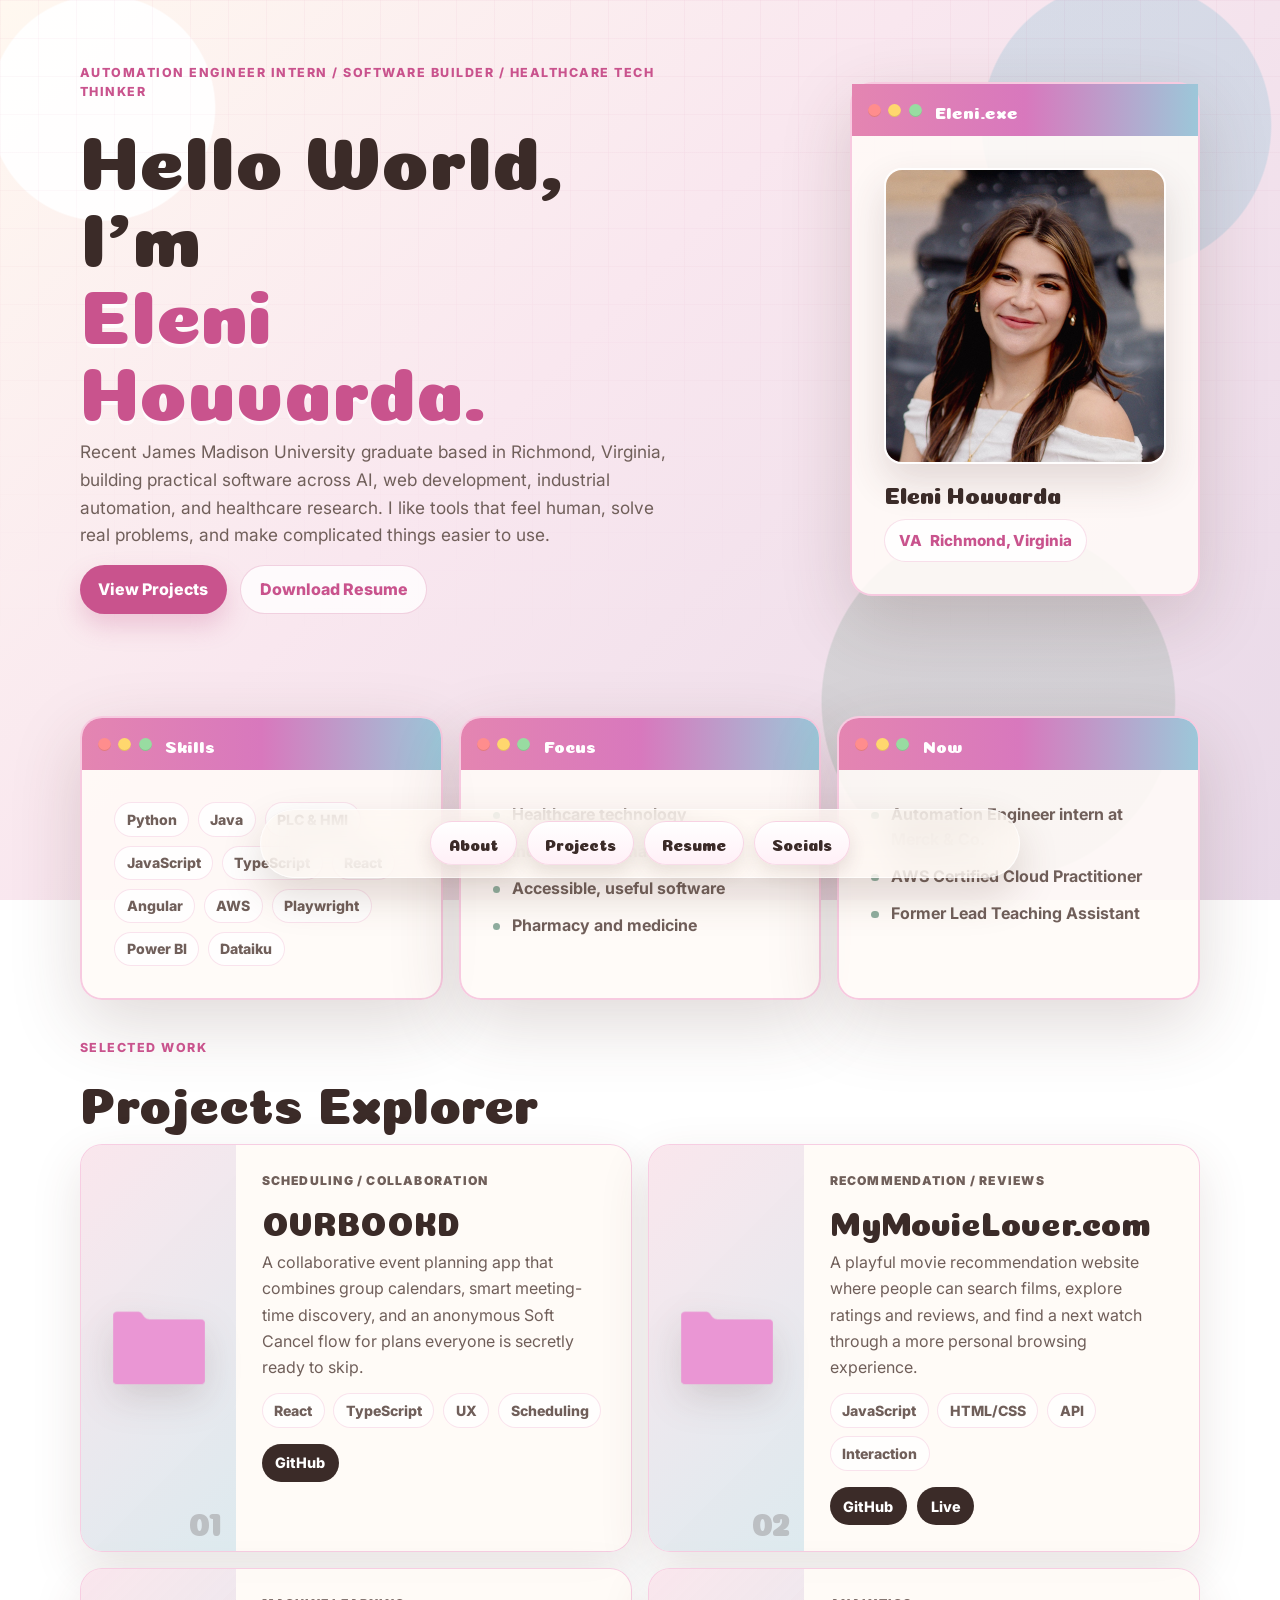
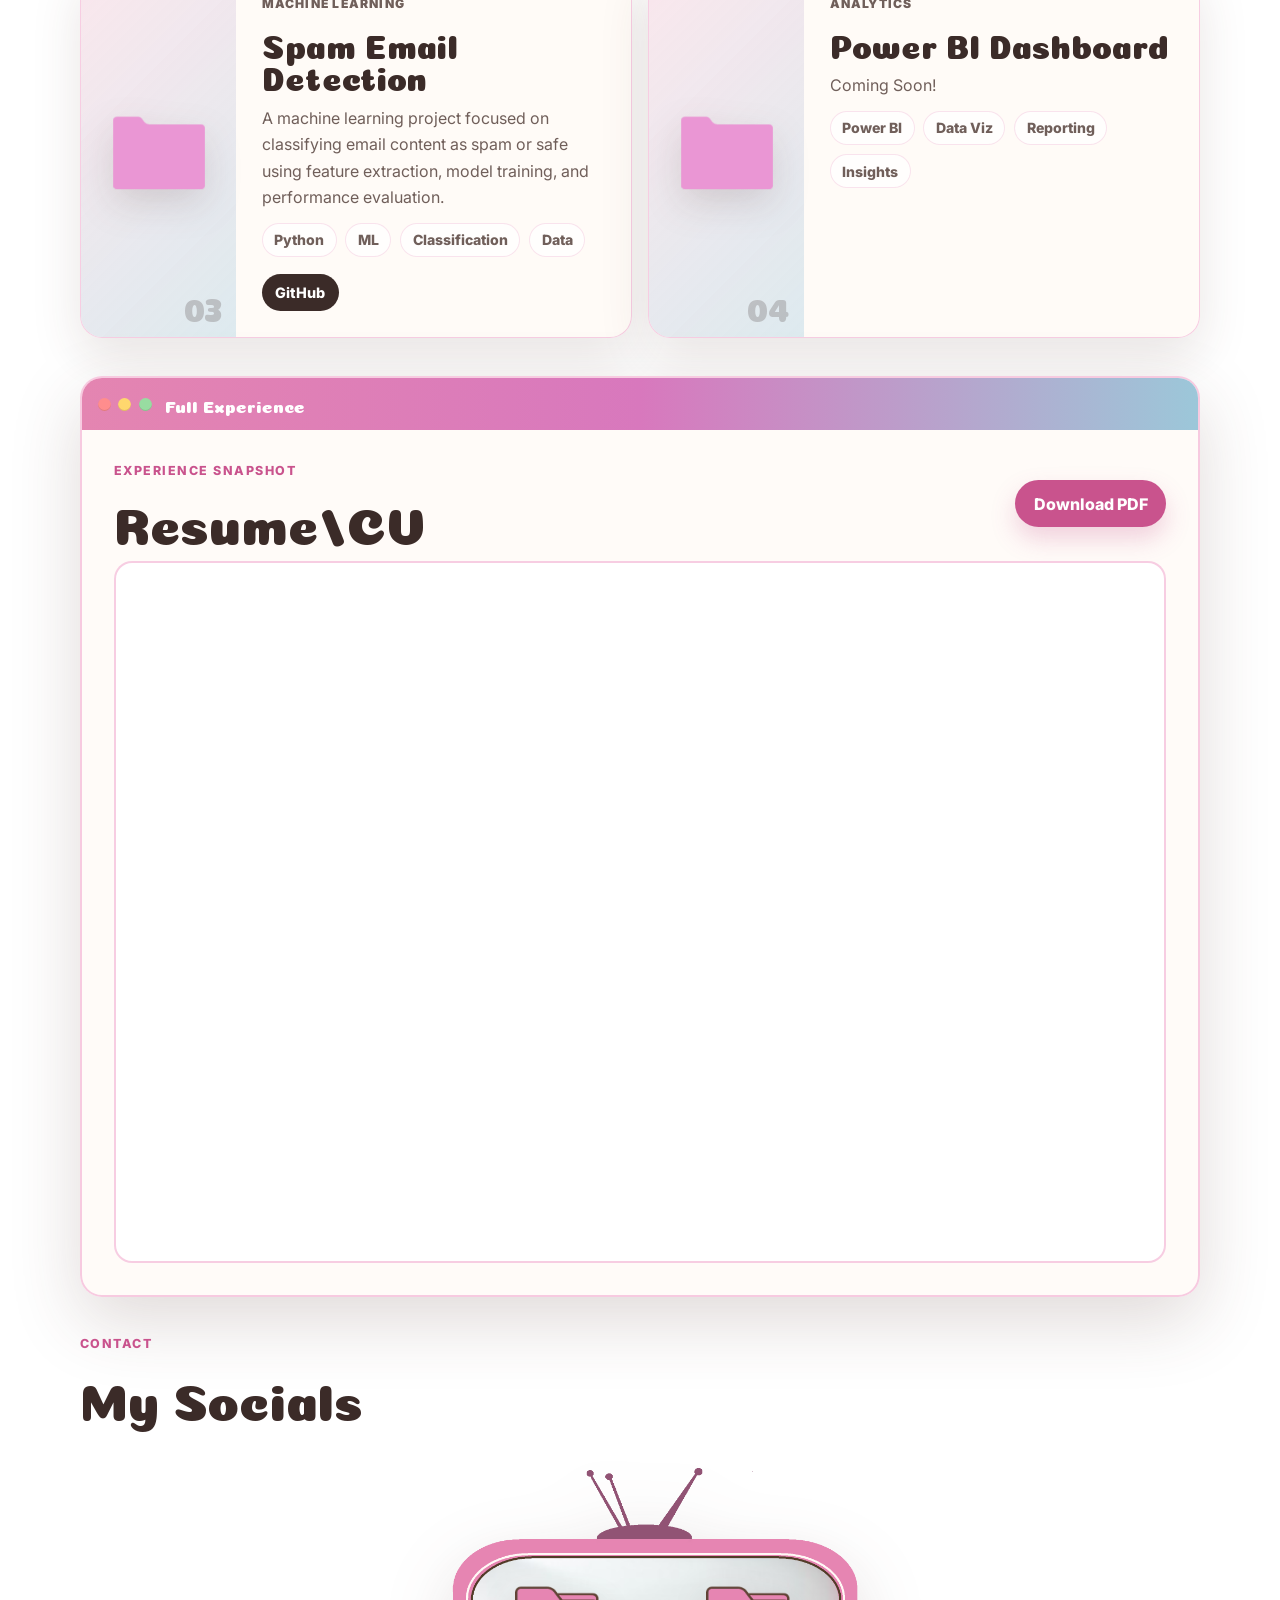
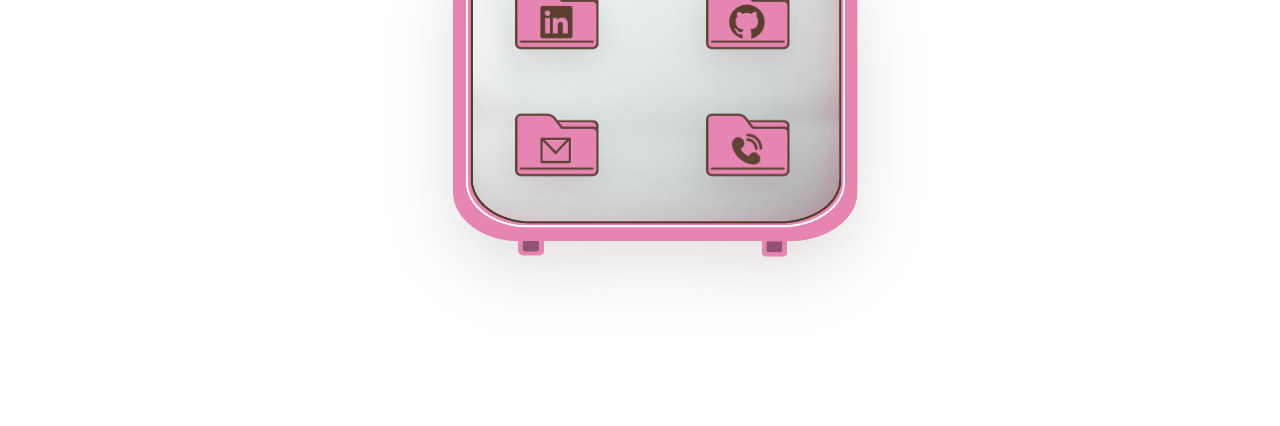
<file: index.html>
<!DOCTYPE html>
<html lang="en">
<head>
    <meta charset="UTF-8">
    <meta name="viewport" content="width=device-width, initial-scale=1.0">
    <title>Eleni Houvarda | Portfolio</title>
    <link rel="icon" type="image/png" href="assets/favicon2.png">
    <link rel="preconnect" href="https://fonts.googleapis.com">
    <link rel="preconnect" href="https://fonts.gstatic.com" crossorigin>
    <link href="https://fonts.googleapis.com/css2?family=Coiny&family=Inter:wght@400;500;600;700;800&display=swap"
        rel="stylesheet">
    <link rel="stylesheet" href="styles.css">
</head>

<body>
    <header class="dock-shell">
        <nav class="dock-nav" aria-label="Main navigation">
            <a href="#about" class="dock-item"><span class="dock-bubble">About</span></a>
            <a href="#projects" class="dock-item"><span class="dock-bubble">Projects</span></a>
            <a href="#resume" class="dock-item"><span class="dock-bubble">Resume</span></a>
            <a href="#socials" class="dock-item"><span class="dock-bubble">Socials</span></a>
        </nav>
    </header>

    <main>
        <section id="about" class="hero-section page-shell">
            <div class="hero-copy">
                <p class="eyebrow">Automation engineer intern / software builder / healthcare tech thinker</p>
                <h1>Hello World, I'm <span>Eleni Houvarda.</span></h1>
                <p class="hero-text">
                    Recent James Madison University graduate based in Richmond, Virginia, building practical software across
                    AI,
                    web development, industrial automation, and healthcare research. I like tools that feel human, solve
                    real
                    problems, and make complicated things easier to use.
                </p>
                <div class="hero-actions" aria-label="Primary links">
                    <a href="#projects" class="button button-primary">View Projects</a>
                    <a href="assets/Houvarda_Eleni_Resume_2026.pdf" class="button button-secondary" download>Download
                        Resume</a>
                </div>
            </div>
    
            <aside class="profile-window window" aria-label="Profile card">
                <div class="window-header">
                    <div class="window-buttons" aria-hidden="true">
                        <span class="close-btn"></span>
                        <span class="min-btn"></span>
                        <span class="max-btn"></span>
                    </div>
                    Eleni.exe
                </div>
                <div class="window-content profile-card">
                    <img src="assets/profile_img.png" alt="Portrait of Eleni Houvarda" class="profile-photo">
                    <div class="profile-meta">
                        <p class="profile-name">Eleni Houvarda</p>
                        <div class="location-card">
                            <a href="https://www.google.com/maps?q=Richmond,+Virginia" target="_blank" rel="noreferrer"
                                class="location-pill">
                                <span aria-hidden="true">VA</span>
                                Richmond, Virginia
                            </a>
                            <div class="location-map-panel" aria-hidden="true">
                                <iframe title="Richmond, Virginia map preview"
                                    src="https://www.google.com/maps?q=Richmond,+Virginia&amp;z=11&amp;output=embed" loading="lazy"
                                    referrerpolicy="no-referrer-when-downgrade"></iframe>
                            </div>
                        </div>
                        </div>
                        </div>
            </aside>
        </section>

        <section class="page-shell snapshot-grid" aria-label="Highlights">
            <article class="mini-window window">
                <div class="window-header">
                    <div class="window-buttons" aria-hidden="true">
                        <span class="close-btn"></span>
                        <span class="min-btn"></span>
                        <span class="max-btn"></span>
                    </div>
                    Skills
                    </div>
                <div class="window-content">
                    <div class="tag-cloud">
                        <span>Python</span>
                        <span>Java</span>
                        <span>PLC & HMI</span>
                        <span>JavaScript</span>
                        <span>TypeScript</span>
                        <span>React</span>
                        <span>Angular</span>
                        <span>AWS</span>
                        <span>Playwright</span>
                        <span>Power BI</span>
                        <span>Dataiku</span>
                    </div>
                </div>
            </article>

            <article class="mini-window window">
                <div class="window-header">
                    <div class="window-buttons" aria-hidden="true">
                        <span class="close-btn"></span>
                        <span class="min-btn"></span>
                        <span class="max-btn"></span>
                    </div>
                    Focus
                    </div>
                <div class="window-content">
                    <ul class="clean-list">
                        <li>Healthcare technology</li>
                        <li>Industrial automation</li>
                        <li>Accessible, useful software</li>
                        <li>Pharmacy and medicine</li>
                    </ul>
                </div>
            </article>

            <article class="mini-window window">
                <div class="window-header">
                    <div class="window-buttons" aria-hidden="true">
                        <span class="close-btn"></span>
                        <span class="min-btn"></span>
                        <span class="max-btn"></span>
                    </div>
                    Now
                    </div>
                <div class="window-content">
                    <ul class="clean-list">
                        <li>Automation Engineer intern at Merck &amp; Co.</li>
                        <li>AWS Certified Cloud Practitioner</li>
                        <li>Former Lead Teaching Assistant</li>
                    </ul>
                </div>
            </article>
        </section>

        <section id="projects" class="page-shell section-block">
            <div class="section-heading">
                <p class="eyebrow">Selected work</p>
                <h2>Projects Explorer</h2>
            </div>

            <div class="projects-grid">
                <article class="project-card">
                    <div class="project-visual">
                        <img src="assets/pink_folder.png" alt="" aria-hidden="true">
                        <span>01</span>
                    </div>
                    <div class="project-body">
                        <p class="project-kicker">Scheduling / Collaboration</p>
                        <h3>OVRBOOKD</h3>
                        <p>
                            A collaborative event planning app that combines group calendars, smart meeting-time discovery,
                            and an anonymous Soft Cancel flow for plans everyone is secretly ready to skip.
                        </p>
                        <div class="project-tags">
                            <span>React</span>
                            <span>TypeScript</span>
                            <span>UX</span>
                            <span>Scheduling</span>
                        </div>
                        <div class="project-links">
                            <a href="https://github.com/MarilenaHouv/ovrbookd-deploy/tree/main" target="_blank" rel="noreferrer">GitHub</a>
                        </div>
                        </div>
                        </article>

                <article class="project-card">
                    <div class="project-visual">
                        <img src="assets/pink_folder.png" alt="" aria-hidden="true">
                        <span>02</span>
                    </div>
                    <div class="project-body">
                        <p class="project-kicker">Recommendation / Reviews</p>
                        <h3>MyMovieLover.com</h3>
                        <p>
                            A playful movie recommendation website where people can search films, explore ratings and reviews,
                            and find a next watch through a more personal browsing experience.
                        </p>
                        <div class="project-tags">
                            <span>JavaScript</span>
                            <span>HTML/CSS</span>
                            <span>API</span>
                            <span>Interaction</span>
                        </div>
                        <div class="project-links">
                            <a href="https://github.com/MarilenaHouv/my-movie-lover" target="_blank" rel="noreferrer">GitHub</a>
                            <a href="https://wanghci.github.io/project-milestone-2-movielover/index.html" target="_blank"
                                rel="noreferrer">Live</a>
                        </div>
                        </div>
                        </article>

                <article class="project-card">
                    <div class="project-visual">
                        <img src="assets/pink_folder.png" alt="" aria-hidden="true">
                        <span>03</span>
                    </div>
                    <div class="project-body">
                        <p class="project-kicker">Machine learning</p>
                        <h3>Spam Email Detection</h3>
                        <p>
                            A machine learning project focused on classifying email content as spam or safe using feature
                            extraction, model training, and performance evaluation.
                        </p>
                        <div class="project-tags">
                            <span>Python</span>
                            <span>ML</span>
                            <span>Classification</span>
                            <span>Data</span>
                        </div>
                        <div class="project-links">
                            <a href="https://github.com/MarilenaHouv/ML-HAM-SPAM" target="_blank" rel="noreferrer">GitHub</a>
                        </div>
                        </div>
                </article>
                
                <article class="project-card">
                    <div class="project-visual">
                        <img src="assets/pink_folder.png" alt="" aria-hidden="true">
                        <span>04</span>
                    </div>
                    <div class="project-body">
                        <p class="project-kicker">Analytics</p>
                        <h3>Power BI Dashboard</h3>
                        <p>
                            Coming Soon!
                        </p>
                        <div class="project-tags">
                            <span>Power BI</span>
                            <span>Data Viz</span>
                            <span>Reporting</span>
                            <span>Insights</span>
                        </div>
                        </div>
                </article>
                </div>
        </section>

        <section id="resume" class="page-shell section-block">
            <div class="window">
                <div class="window-header">
                    <div class="window-buttons" aria-hidden="true">
                        <span class="close-btn"></span>
                        <span class="min-btn"></span>
                        <span class="max-btn"></span>
                    </div>
                    Full Experience
                </div>
                <div class="window-content resume-content">
                    <div>
                        <p class="eyebrow">Experience snapshot</p>
                        <h2>Resume/CV</h2>
                    </div>
                    <a href="assets/Houvarda_Eleni_Resume_2026.pdf" class="button button-primary" download>Download PDF</a>
                    <iframe src="assets/Houvarda_Eleni_Resume_2026.pdf" title="Eleni Houvarda resume PDF"></iframe>
                    </div>
                    </div>
                    </section>
                    
                    <section id="socials" class="page-shell section-block">
                        <div class="section-heading">
                            <p class="eyebrow">Contact</p>
                            <h2>My Socials</h2>
                        </div>
                        <div class="social-layout">
                            <div id="tv-shell">
                                <img id="monitor-screen" src="assets/pink_monitor.png" alt="" aria-hidden="true">
                                <div class="social-stage">
                                    <button type="button" class="social-folder linkedin" aria-haspopup="dialog" aria-controls="social-popup"
                                        data-title="LinkedIn" data-url="https://www.linkedin.com/in/eleni-mhouvarda/"
                                        data-action="Open LinkedIn">
                                        <img src="assets/icons/linkedin.png" alt="" aria-hidden="true">
                        
                                    </button>
                                    <button type="button" class="social-folder github" aria-haspopup="dialog" aria-controls="social-popup"
                                        data-title="GitHub" data-url="https://github.com/MarilenaHouv" data-action="Open GitHub">
                                        <img src="assets/icons/github.png" alt="" aria-hidden="true">
                        
                                    </button>
                                    <button type="button" class="social-folder email" aria-haspopup="dialog" aria-controls="social-popup"
                                        data-title="Email" data-url="mailto:eleni.mariah04@gmail.com" data-action="Email Me">
                                        <img src="assets/icons/email.png" alt="" aria-hidden="true">
                        
                                    </button>
                                    <button type="button" class="social-folder phone" aria-haspopup="dialog" aria-controls="social-popup"
                                        data-title="Phone" data-url="tel:+18045938726" data-action="Call Me">
                                        <img src="assets/icons/phone.png" alt="" aria-hidden="true">
                        
                                    </button>
                    </div>
                </div>
            </div>
        </section>

        <div class="modal-backdrop" id="social-popup" role="dialog" aria-modal="true" aria-labelledby="social-popup-title"
            hidden>
            <div class="social-popup window">
                <div class="window-header">
                    <div class="window-buttons" aria-hidden="true">
                        <span class="close-btn"></span>
                        <span class="min-btn"></span>
                        <span class="max-btn"></span>
                    </div>
                    <span id="social-popup-title">Socials</span>
                    <button type="button" class="modal-close" id="close-socials" aria-label="Close socials popup">x</button>
                    </div>
                <div class="window-content socials-popup-content">
                    <p id="social-popup-copy">Choose one of my folders to open contact info.</p>
                    <a href="#" class="button button-primary" id="social-popup-link">Open</a>
                </div>
                </div>
                </div>
    </main>
    <script>
        const socialFolders = document.querySelectorAll(".social-folder");
        const closeSocials = document.getElementById("close-socials");
        const socialPopup = document.getElementById("social-popup");
        const socialPopupTitle = document.getElementById("social-popup-title");
        const socialPopupCopy = document.getElementById("social-popup-copy");
        const socialPopupLink = document.getElementById("social-popup-link");
        let lastSocialFolder = null;

        socialFolders.forEach((folder) => {
            folder.addEventListener("click", () => {
                lastSocialFolder = folder;
                socialPopupTitle.textContent = folder.dataset.title;
                socialPopupCopy.textContent = folder.dataset.url;
                socialPopupLink.href = folder.dataset.url;
                socialPopupLink.textContent = folder.dataset.action;
                if (folder.dataset.url.startsWith("http")) {
                    socialPopupLink.target = "_blank";
                    socialPopupLink.rel = "noreferrer";
                } else {
                    socialPopupLink.removeAttribute("target");
                    socialPopupLink.removeAttribute("rel");
                }
                socialPopup.hidden = false;
                closeSocials.focus();
            });
        });

        closeSocials.addEventListener("click", () => {
            socialPopup.hidden = true;
            if (lastSocialFolder) {
                lastSocialFolder.focus();
            }
        });

        socialPopup.addEventListener("click", (event) => {
            if (event.target === socialPopup) {
                socialPopup.hidden = true;
                if (lastSocialFolder) {
                    lastSocialFolder.focus();
                }
            }
        });

        document.addEventListener("keydown", (event) => {
            if (event.key === "Escape" && !socialPopup.hidden) {
                socialPopup.hidden = true;
                if (lastSocialFolder) {
                    lastSocialFolder.focus();
                }
            }
        });
    </script>
</body>
</html>
</file>
<file: styles.css>
:root {
    --ink: #3b2b28;
    --muted: #705f5a;
    --cream: #fff9f3;
    --paper: rgba(255, 251, 247, 0.88);
    --pink: #e485b1;
    --pink-dark: #c9538d;
    --pink-soft: #f7c8df;
    --lavender: #dbc3db;
    --sage: #8fae9f;
    --sky: #9cc7d9;
    --shadow: 0 24px 70px rgba(82, 52, 47, 0.18);
    --radius: 22px;
}

* {
    box-sizing: border-box;
}

html {
    scroll-behavior: smooth;
}

body {
    min-height: 100vh;
    margin: 0;
    padding-bottom: clamp(6.5rem, 12vw, 9rem);
    color: var(--ink);
    font-family: "Inter", system-ui, -apple-system, BlinkMacSystemFont, "Segoe UI", sans-serif;
    background:
        radial-gradient(circle at 8% 12%, rgba(255, 255, 255, 0.95) 0 7rem, transparent 7.1rem),
        radial-gradient(circle at 88% 14%, rgba(156, 199, 217, 0.35) 0 9rem, transparent 9.1rem),
        radial-gradient(circle at 78% 78%, rgba(143, 174, 159, 0.28) 0 11rem, transparent 11.1rem),
        linear-gradient(135deg, #fff8f0 0%, #f9e7ef 42%, #e8d9e8 100%);
    background-attachment: fixed;
}

body::before {
    content: "";
    position: fixed;
    inset: 0;
    z-index: -1;
    opacity: 0.28;
    pointer-events: none;
    background-image:
        linear-gradient(rgba(196, 83, 141, 0.16) 1px, transparent 1px),
        linear-gradient(90deg, rgba(196, 83, 141, 0.16) 1px, transparent 1px);
    background-size: 38px 38px;
    mask-image: linear-gradient(to bottom, black 0%, transparent 76%);
}

img {
    max-width: 100%;
}

a {
    color: inherit;
    text-decoration: none;
}

main {
    display: flex;
    flex-direction: column;
    align-items: center;
    gap: clamp(1.5rem, 3vw, 2.75rem);
    padding: clamp(1rem, 3vw, 2rem) 0 0;
}

.page-shell {
    width: min(1120px, calc(100vw - 2rem));
}

#about,
#projects,
#resume,
#socials {
    scroll-margin-top: 2rem;
}

.dock-shell {
    position: fixed;
    left: 50%;
    bottom: clamp(0.85rem, 2vw, 1.4rem);
    z-index: 70;
    width: min(760px, calc(100vw - 1rem));
    transform: translateX(-50%);
}

.dock-nav {
    display: flex;
    align-items: center;
    justify-content: center;
    gap: 0.65rem;
    padding: 0.7rem;
    border: 1px solid rgba(255, 255, 255, 0.72);
    border-radius: 999px;
    background: rgba(255, 249, 243, 0.66);
    box-shadow: 0 18px 42px rgba(91, 63, 47, 0.18);
    backdrop-filter: blur(18px);
    -webkit-backdrop-filter: blur(18px);
}

.dock-item {
    display: inline-flex;
    transform-origin: center bottom;
    transition: transform 200ms ease, filter 200ms ease;
}

.dock-bubble {
    display: inline-flex;
    min-width: 5.4rem;
    justify-content: center;
    padding: 0.78rem 1.05rem;
    border: 1px solid rgba(228, 133, 177, 0.28);
    border-radius: 999px;
    background: linear-gradient(180deg, #ffffff 0%, #fff0f7 100%);
    box-shadow: inset 0 1px 0 rgba(255, 255, 255, 0.92), 0 8px 18px rgba(91, 63, 47, 0.12);
    color: var(--ink);
    font-family: "Coiny", cursive;
    font-size: 0.98rem;
    white-space: nowrap;
}

.dock-item:hover,
.dock-item:focus-visible {
    transform: translateY(-9px) scale(1.06);
    filter: drop-shadow(0 14px 16px rgba(91, 63, 47, 0.16));
    outline: none;
}

.window {
    overflow: hidden;
    border: 2px solid rgba(247, 200, 223, 0.95);
    border-radius: var(--radius);
    background: var(--paper);
    box-shadow: var(--shadow);
    transform-origin: center center;
    transition: transform 220ms ease, box-shadow 220ms ease;
}

.window:hover,
.window:focus-within {
    transform: translateY(-5px);
    box-shadow: 0 30px 80px rgba(82, 52, 47, 0.22);
}

.window-header {
    display: flex;
    min-height: 3.25rem;
    align-items: center;
    gap: 0.85rem;
    padding: 0 1rem;
    background: linear-gradient(90deg, var(--pink) 0%, #d878bd 50%, var(--sky) 100%);
    color: #ffffff;
    font-family: "Coiny", cursive;
    font-size: 1.05rem;
    letter-spacing: 0;
}

.window-buttons {
    display: flex;
    gap: 0.45rem;
}

.window-buttons span {
    width: 0.82rem;
    height: 0.82rem;
    border-radius: 999px;
    box-shadow: inset 0 -1px 0 rgba(0, 0, 0, 0.12);
}

.close-btn {
    background: #ff8d8d;
}

.min-btn {
    background: #ffd76e;
}

.max-btn {
    background: #98dca1;
}

.window-content {
    padding: clamp(1.1rem, 3vw, 2rem);
}

.hero-section {
    display: grid;
    min-height: min(570px, calc(100vh - 5rem));
    align-items: center;
    grid-template-columns: minmax(0, 1.15fr) minmax(280px, 0.85fr);
    gap: clamp(1.5rem, 5vw, 4rem);
    padding-bottom: clamp(1rem, 3vw, 2rem);
}

.hero-copy {
    padding: clamp(1rem, 3vw, 2rem) 0;
}

.eyebrow {
    margin: 0 0 0.8rem;
    color: var(--pink-dark);
    font-size: 0.78rem;
    font-weight: 800;
    letter-spacing: 0.12em;
    line-height: 1.5;
    text-transform: uppercase;
}

.hero-copy h1,
.section-heading h2,
.resume-content h2 {
    margin: 0;
    color: var(--ink);
    font-family: "Coiny", cursive;
    font-weight: 400;
    letter-spacing: 0;
}

.hero-copy h1 {
    max-width: 760px;
    font-size: clamp(2.8rem, 6vw, 4.85rem);
    line-height: 1;
}

.hero-copy h1 span {
    display: block;
    color: var(--pink-dark);
    text-shadow: 0 4px 0 rgba(255, 255, 255, 0.78);
}

.hero-text {
    max-width: 690px;
    margin: 1.05rem 0 0;
    color: var(--muted);
    font-size: clamp(0.98rem, 1.6vw, 1.08rem);
    line-height: 1.6;
}

.hero-actions {
    display: flex;
    flex-wrap: wrap;
    gap: 0.85rem;
    margin-top: 1rem;
}

.button {
    display: inline-flex;
    min-height: 2.9rem;
    align-items: center;
    justify-content: center;
    padding: 0.85rem 1.15rem;
    border-radius: 999px;
    font-weight: 800;
    transition: transform 180ms ease, box-shadow 180ms ease, background-color 180ms ease;
}

.button:hover,
.button:focus-visible {
    transform: translateY(-2px);
    outline: none;
}

.button-primary {
    background: var(--pink-dark);
    color: white;
    box-shadow: 0 12px 24px rgba(201, 83, 141, 0.25);
}

.button-secondary {
    border: 1px solid rgba(201, 83, 141, 0.25);
    background: rgba(255, 255, 255, 0.78);
    color: var(--pink-dark);
}

.profile-window {
    justify-self: end;
    width: min(350px, 100%);
    overflow: visible;
    position: relative;
    z-index: 10;
}

.profile-card {
    display: grid;
    gap: 1rem;
}

.profile-photo {
    width: 100%;
    aspect-ratio: 1 / 1.05;
    object-fit: cover;
    border: 2px solid rgba(255, 255, 255, 0.9);
    border-radius: 18px;
    box-shadow: 0 18px 38px rgba(82, 52, 47, 0.16);
}

.profile-meta {
    display: flex;
    flex-wrap: wrap;
    align-items: center;
    justify-content: space-between;
    gap: 0.85rem;
}

.profile-name {
    margin: 0;
    font-family: "Coiny", cursive;
    font-size: 1.45rem;
}

.location-pill {
    display: inline-flex;
    align-items: center;
    gap: 0.45rem;
    padding: 0.68rem 0.9rem;
    border: 1px solid rgba(228, 133, 177, 0.25);
    border-radius: 999px;
    background: rgba(255, 255, 255, 0.86);
    color: var(--pink-dark);
    font-size: 0.95rem;
    font-weight: 800;
}

.location-card {
    position: relative;
    width: fit-content;
    overflow: visible;
    z-index: 8;
}

.location-map-panel {
    position: absolute;
    right: 0;
    top: calc(100% + 0.75rem);
    width: min(320px, calc(100vw - 3rem));
    height: 200px;
    overflow: hidden;
    border: 2px solid rgba(247, 200, 223, 0.95);
    border-radius: 18px;
    background: #ffffff;
    box-shadow: 0 18px 40px rgba(82, 52, 47, 0.2);
    opacity: 0;
    pointer-events: none;
    transform: translateY(-8px);
    transition: opacity 180ms ease, transform 180ms ease;
}

.location-card:hover .location-map-panel,
.location-card:focus-within .location-map-panel {
    opacity: 1;
    pointer-events: auto;
    transform: translateY(0);
}

.location-map-panel iframe {
    display: block;
    width: 100%;
    height: 100%;
    border: 0;
}

.snapshot-grid {
    display: grid;
    grid-template-columns: repeat(3, minmax(0, 1fr));
    gap: 1rem;
}

.mini-window {
    min-height: 100%;
}

.tag-cloud,
.project-tags {
    display: flex;
    flex-wrap: wrap;
    gap: 0.55rem;
}

.tag-cloud span,
.project-tags span {
    display: inline-flex;
    padding: 0.48rem 0.72rem;
    border: 1px solid rgba(228, 133, 177, 0.22);
    border-radius: 999px;
    background: rgba(255, 255, 255, 0.78);
    color: var(--muted);
    font-size: 0.88rem;
    font-weight: 800;
}

.clean-list {
    display: grid;
    gap: 0.75rem;
    margin: 0;
    padding: 0;
    list-style: none;
    color: var(--muted);
    font-weight: 700;
    line-height: 1.55;
}

.clean-list li {
    position: relative;
    padding-left: 1.2rem;
}

.clean-list li::before {
    content: "";
    position: absolute;
    top: 0.62rem;
    left: 0;
    width: 0.45rem;
    height: 0.45rem;
    border-radius: 999px;
    background: var(--sage);
}

.section-block {
    display: grid;
    gap: 1.25rem;
}

.section-heading {
    display: grid;
    gap: 0.2rem;
}

.section-heading h2,
.resume-content h2 {
    font-size: clamp(2rem, 4vw, 3.6rem);
    line-height: 1;
}

.projects-grid {
    display: grid;
    grid-template-columns: repeat(2, minmax(0, 1fr));
    gap: 1rem;
}

.project-card {
    display: grid;
    overflow: hidden;
    min-height: 100%;
    grid-template-columns: 155px minmax(0, 1fr);
    border: 1px solid rgba(247, 200, 223, 0.9);
    border-radius: var(--radius);
    background: rgba(255, 251, 247, 0.9);
    box-shadow: 0 18px 50px rgba(82, 52, 47, 0.13);
    transition: transform 220ms ease, box-shadow 220ms ease;
}

.project-card:hover,
.project-card:focus-within {
    transform: translateY(-6px);
    box-shadow: 0 26px 64px rgba(82, 52, 47, 0.18);
}

.project-visual {
    position: relative;
    display: grid;
    min-height: 100%;
    place-items: center;
    padding: 1.35rem;
    background:
        linear-gradient(135deg, rgba(228, 133, 177, 0.18), rgba(156, 199, 217, 0.34)),
        rgba(255, 255, 255, 0.38);
}

.project-visual img {
    width: 92px;
    filter: drop-shadow(0 14px 18px rgba(82, 52, 47, 0.16));
}

.project-visual span {
    position: absolute;
    right: 0.9rem;
    bottom: 0.8rem;
    color: rgba(59, 43, 40, 0.22);
    font-family: "Coiny", cursive;
    font-size: 2rem;
}

.project-body {
    display: grid;
    align-content: start;
    gap: 0.78rem;
    padding: clamp(1.1rem, 2.5vw, 1.6rem);
}

.project-kicker {
    margin: 0;
    color: var(--pink-dark);
    font-size: 0.76rem;
    font-weight: 900;
    letter-spacing: 0.1em;
    text-transform: uppercase;
}

.project-body h3 {
    margin: 0;
    font-family: "Coiny", cursive;
    font-size: clamp(1.4rem, 2.8vw, 2.05rem);
    font-weight: 400;
    line-height: 1;
}

.project-body p {
    margin: 0;
    color: var(--muted);
    line-height: 1.65;
}

.project-links {
    display: flex;
    flex-wrap: wrap;
    gap: 0.65rem;
    margin-top: 0.25rem;
}

.project-links a {
    display: inline-flex;
    padding: 0.65rem 0.85rem;
    border-radius: 999px;
    background: var(--ink);
    color: white;
    font-size: 0.9rem;
    font-weight: 800;
}

.resume-content {
    display: grid;
    grid-template-columns: minmax(0, 1fr) auto;
    gap: 1rem;
    align-items: center;
}

.resume-content iframe {
    grid-column: 1 / -1;
    width: 100%;
    height: min(78vh, 760px);
    border: 2px solid rgba(247, 200, 223, 0.9);
    border-radius: 18px;
    background: white;
}

.social-layout {
    display: flex;
    justify-content: center;
}

#tv-shell {
    position: relative;
    width: min(620px, 100%);
    justify-self: center;
}

#monitor-screen {
    display: block;
    width: 100%;
    height: auto;
    user-select: none;
    pointer-events: none;
    filter: drop-shadow(0 24px 34px rgba(82, 52, 47, 0.16));
}

.social-stage {
    position: absolute;
    inset: 27% 18% 18% 22%;
    z-index: 2;
    display: grid;
    grid-template-columns: repeat(2, minmax(0, 1fr));
    place-items: center;
    gap: clamp(0.25rem, 1.2vw, 0.7rem);
}

.social-folder {
    display: inline-grid;
    width: clamp(62px, 9vw, 92px);
    place-items: center;
    gap: 0.18rem;
    padding: 0.25rem;
    border: 0;
    background: transparent;
    color: var(--ink);
    font: inherit;
    font-weight: 900;
    cursor: pointer;
    transition: transform 200ms ease, filter 200ms ease;
}

.social-folder img {
    display: block;
    width: 100%;
    height: auto;
    filter: drop-shadow(0 12px 16px rgba(82, 52, 47, 0.14));
}

.social-folder span {
    max-width: 100%;
    padding: 0.18rem 0.45rem;
    border-radius: 999px;
    background: rgba(255, 255, 255, 0.82);
    color: var(--pink-dark);
    font-family: "Coiny", cursive;
    font-size: clamp(0.66rem, 1.4vw, 0.84rem);
    line-height: 1;
    box-shadow: 0 8px 14px rgba(82, 52, 47, 0.1);
    white-space: nowrap;
}

.social-folder:hover,
.social-folder:focus-visible {
    transform: translateY(-5px) scale(1.04);
    filter: drop-shadow(0 12px 14px rgba(82, 52, 47, 0.18));
    outline: none;
}

.modal-backdrop {
    position: fixed;
    inset: 0;
    z-index: 100;
    display: grid;
    place-items: center;
    padding: 1rem;
    background: rgba(59, 43, 40, 0.28);
    backdrop-filter: blur(8px);
    -webkit-backdrop-filter: blur(8px);
}

.modal-backdrop[hidden] {
    display: none;
}

.social-popup {
    width: min(430px, calc(100vw - 2rem));
}

.social-popup .window-header {
    position: relative;
    padding-right: 3rem;
}

.modal-close {
    position: absolute;
    right: 0.85rem;
    display: inline-grid;
    width: 1.75rem;
    height: 1.75rem;
    place-items: center;
    border: 0;
    border-radius: 999px;
    background: rgba(255, 255, 255, 0.88);
    color: var(--pink-dark);
    font: inherit;
    font-size: 1rem;
    font-weight: 900;
    line-height: 1;
    cursor: pointer;
}

.socials-popup-content {
    display: grid;
    gap: 0.85rem;
}

.socials-popup-content p {
    margin: 0;
    overflow-wrap: anywhere;
    color: var(--muted);
    font-size: 1.05rem;
    font-weight: 700;
    line-height: 1.6;
}

@media (max-width: 920px) {
    .hero-section {
        grid-template-columns: minmax(0, 1fr) minmax(220px, 280px);
        gap: clamp(1rem, 3vw, 2rem);
    }

    .hero-copy h1 {
        font-size: clamp(2.45rem, 7vw, 4rem);
    }

    .hero-text {
        font-size: 0.98rem;
    }

    .profile-window {
        width: min(280px, 100%);
        justify-self: end;
    }

    .profile-name {
        font-size: 1.15rem;
    }

    .social-layout {
        grid-template-columns: 1fr;
    }

    .location-map-panel {
        right: 0;
        left: auto;
        width: min(300px, calc(100vw - 2rem));
        transform: translateY(-8px);
    }

    .location-card:hover .location-map-panel,
    .location-card:focus-within .location-map-panel {
        transform: translateY(0);
    }

    .snapshot-grid,
    .projects-grid {
        grid-template-columns: 1fr;
    }

    .project-card {
        grid-template-columns: 128px minmax(0, 1fr);
    }
}

@media (max-width: 760px) {
    .hero-section {
        grid-template-columns: 1fr;
        justify-items: center;
        text-align: center;
    }

    .hero-copy {
        padding-bottom: 0;
    }

    .hero-text {
        margin-right: auto;
        margin-left: auto;
    }

    .hero-actions {
        justify-content: center;
    }

    .profile-window {
        width: min(350px, 100%);
        justify-self: center;
    }

    .profile-meta {
        justify-content: center;
        text-align: center;
    }

    .location-map-panel {
        left: 50%;
        right: auto;
        transform: translateX(-50%) translateY(-8px);
    }

    .location-card:hover .location-map-panel,
    .location-card:focus-within .location-map-panel {
        transform: translateX(-50%) translateY(0);
    }
}

@media (max-width: 640px) {
    body {
        padding-bottom: 6rem;
    }

    main {
        gap: 2rem;
    }

    .dock-nav {
        gap: 0.35rem;
        padding: 0.52rem;
    }

    .dock-bubble {
        min-width: auto;
        padding: 0.68rem 0.78rem;
        font-size: 0.82rem;
    }

    .hero-section {
        min-height: auto;
        padding-top: 1rem;
    }

    .hero-copy h1 {
        font-size: clamp(2.7rem, 17vw, 4.6rem);
    }

    .hero-actions,
    .profile-meta,
    .resume-content {
        align-items: stretch;
        grid-template-columns: 1fr;
    }

    .button {
        width: 100%;
    }

    .project-card {
        grid-template-columns: 1fr;
    }

    .project-visual {
        min-height: 140px;
    }

    .resume-content iframe {
        height: 70vh;
    }
}

@media (prefers-reduced-motion: reduce) {
    *,
    *::before,
    *::after {
        scroll-behavior: auto !important;
        transition-duration: 0.001ms !important;
        animation-duration: 0.001ms !important;
        animation-iteration-count: 1 !important;
    }
}
</file>
